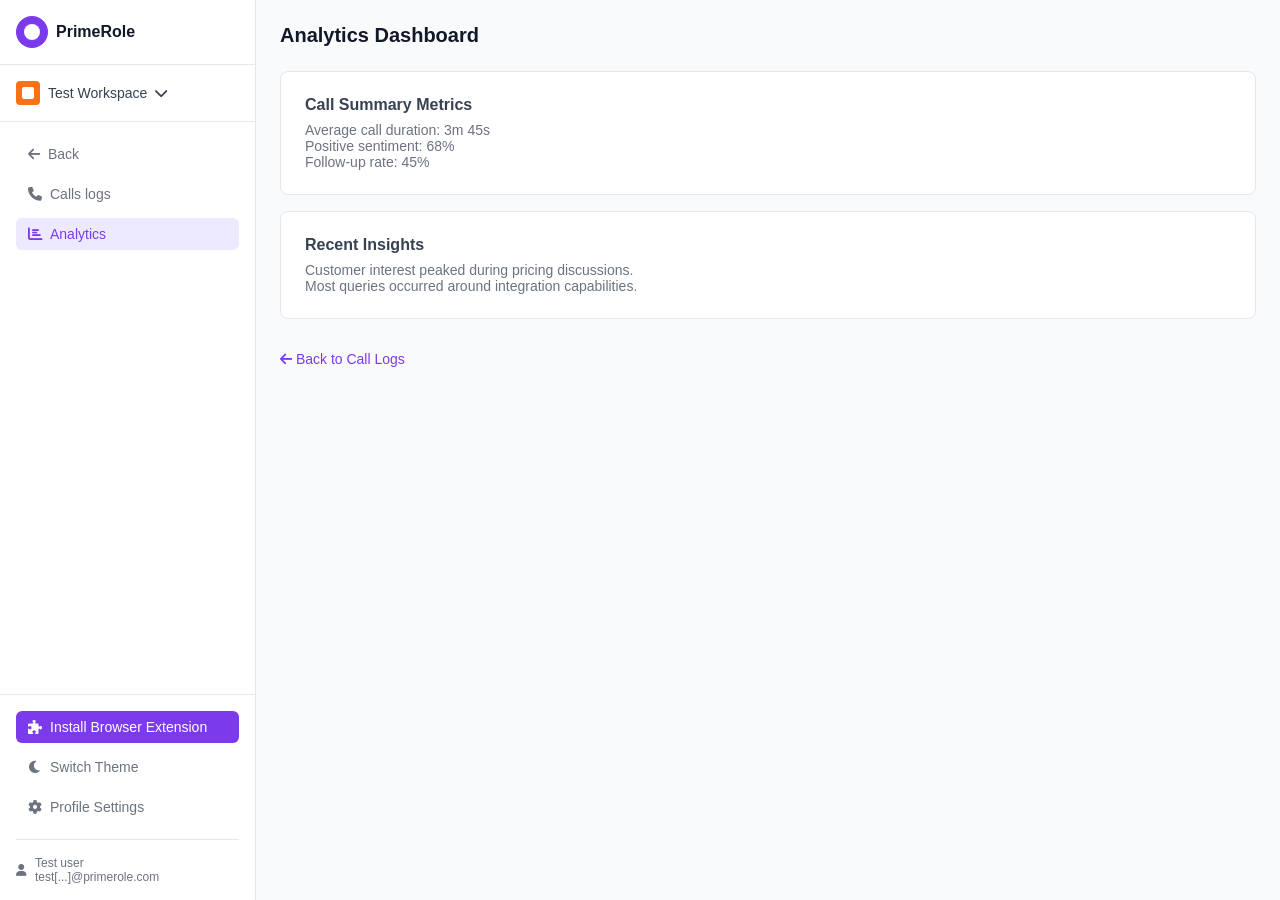
<file: callanalysis-master/templates/analytics.html>
<!DOCTYPE html>
<html lang="en">
<head>
    <meta charset="UTF-8">
    <meta name="viewport" content="width=device-width, initial-scale=1.0">
    <title>Analytics - PrimeRole</title>
    <link href="https://cdnjs.cloudflare.com/ajax/libs/font-awesome/6.0.0/css/all.min.css" rel="stylesheet">
    <style>
        * {
            margin: 0;
            padding: 0;
            box-sizing: border-box;
        }

        body {
            font-family: -apple-system, BlinkMacSystemFont, "Segoe UI", Roboto, sans-serif;
            background-color: #f9fafb;
            color: #374151;
        }

        .app-container {
            display: flex;
            height: 100vh;
        }

        .sidebar {
            width: 256px;
            background: white;
            border-right: 1px solid #e5e7eb;
            display: flex;
            flex-direction: column;
        }

        .sidebar-header {
            padding: 16px;
            border-bottom: 1px solid #e5e7eb;
        }

        .logo {
            display: flex;
            align-items: center;
            gap: 8px;
        }

        .logo-icon {
            width: 32px;
            height: 32px;
            background: #7c3aed;
            border-radius: 50%;
            position: relative;
        }

        .logo-icon::after {
            content: "";
            position: absolute;
            top: 50%;
            left: 50%;
            transform: translate(-50%, -50%);
            width: 16px;
            height: 16px;
            background: white;
            border-radius: 50%;
        }

        .logo-text {
            font-weight: 600;
            color: #111827;
            font-size: 16px;
        }

        .workspace-selector {
            padding: 16px;
            border-bottom: 1px solid #e5e7eb;
        }

        .workspace-item {
            display: flex;
            align-items: center;
            gap: 8px;
            font-size: 14px;
            color: #374151;
        }

        .workspace-icon {
            width: 24px;
            height: 24px;
            background: #f97316;
            border-radius: 4px;
            position: relative;
        }

        .workspace-icon::after {
            content: "";
            position: absolute;
            top: 50%;
            left: 50%;
            transform: translate(-50%, -50%);
            width: 12px;
            height: 12px;
            background: white;
            border-radius: 2px;
        }

        .navigation {
            flex: 1;
            padding: 16px;
        }

        .nav-button {
            width: 100%;
            padding: 8px 12px;
            border: none;
            background: none;
            text-align: left;
            border-radius: 6px;
            cursor: pointer;
            display: flex;
            align-items: center;
            gap: 8px;
            font-size: 14px;
            color: #6b7280;
            margin-bottom: 8px;
            transition: all 0.2s;
        }

        .nav-button:hover {
            background: #f3f4f6;
        }

        .nav-button.active {
            background: #ede9fe;
            color: #7c3aed;
        }

        .sidebar-footer {
            padding: 16px;
            border-top: 1px solid #e5e7eb;
        }

        .action-button {
            width: 100%;
            padding: 8px 12px;
            border: none;
            background: none;
            text-align: left;
            border-radius: 6px;
            cursor: pointer;
            display: flex;
            align-items: center;
            gap: 8px;
            font-size: 14px;
            color: #6b7280;
            margin-bottom: 8px;
            transition: all 0.2s;
        }

        .action-button.primary {
            background: #7c3aed;
            color: white;
        }

        .user-info {
            display: flex;
            align-items: center;
            gap: 8px;
            margin-top: 16px;
            padding-top: 16px;
            border-top: 1px solid #e5e7eb;
            font-size: 12px;
            color: #6b7280;
        }

        .main-content {
            flex: 1;
            padding: 24px;
            display: flex;
            flex-direction: column;
        }

        .main-header {
            display: flex;
            justify-content: space-between;
            align-items: center;
            margin-bottom: 24px;
        }

        .main-header h1 {
            font-size: 20px;
            font-weight: 600;
            color: #111827;
        }

        .analytics-box {
            background: white;
            border: 1px solid #e5e7eb;
            border-radius: 8px;
            padding: 24px;
            margin-bottom: 16px;
        }

        .analytics-box h3 {
            font-size: 16px;
            font-weight: 600;
            margin-bottom: 8px;
        }

        .analytics-box p {
            font-size: 14px;
            color: #6b7280;
        }

        .back-link {
            color: #7c3aed;
            text-decoration: none;
            font-size: 14px;
            margin-top: 16px;
            display: inline-block;
        }

        .back-link:hover {
            text-decoration: underline;
        }

        /* Dark theme styles */
        body.dark-theme {
            background-color: #111827;
            color: #e5e7eb;
        }

        body.dark-theme .sidebar,
        body.dark-theme .analytics-box {
            background-color: #1f2937;
            border-color: #374151;
        }

        body.dark-theme .logo-text,
        body.dark-theme .main-header h1,
        body.dark-theme .analytics-box h3 {
            color: #f9fafb;
        }

        body.dark-theme .nav-button,
        body.dark-theme .action-button,
        body.dark-theme .workspace-item,
        body.dark-theme .user-info,
        body.dark-theme .analytics-box p {
            color: #9ca3af;
        }

        body.dark-theme .nav-button:hover,
        body.dark-theme .action-button:hover {
            background-color: #374151;
        }

        body.dark-theme .nav-button.active {
            background-color: #4c1d95;
            color: #a78bfa;
        }

        body.dark-theme .back-link {
            color: #a78bfa;
        }
    </style>
</head>
<body>
    <div class="app-container">
        <div class="sidebar">
            <div class="sidebar-header">
                <div class="logo">
                    <div class="logo-icon"></div>
                    <span class="logo-text">PrimeRole</span>
                </div>
            </div>

            <div class="workspace-selector">
                <div class="workspace-item">
                    <div class="workspace-icon"></div>
                    <span class="workspace-text">Test Workspace</span>
                    <i class="fas fa-chevron-down"></i>
                </div>
            </div>

            <div class="navigation">
                <button class="nav-button" onclick="location.href='/'">
                    <i class="fas fa-arrow-left"></i>
                    Back
                </button>

                <button class="nav-button" onclick="location.href='/'">
                    <i class="fas fa-phone"></i>
                    Calls logs
                </button>

                <button class="nav-button active">
                    <i class="fas fa-chart-bar"></i>
                    Analytics
                </button>
            </div>

            <div class="sidebar-footer">
                <button class="action-button primary">
                    <i class="fas fa-puzzle-piece"></i>
                    Install Browser Extension
                </button>
                <button class="action-button" id="themeToggleBtn">
                    <i class="fas fa-moon"></i>
                    Switch Theme
                </button>
                <button class="action-button">
                    <i class="fas fa-cog"></i>
                    Profile Settings
                </button>

                <div class="user-info">
                    <i class="fas fa-user"></i>
                    <div>
                        <div>Test user</div>
                        <div>test[...]@primerole.com</div>
                    </div>
                </div>
            </div>
        </div>

        <div class="main-content">
            <div class="main-header">
                <h1>Analytics Dashboard</h1>
            </div>

            <div class="analytics-box">
                <h3>Call Summary Metrics</h3>
                <p>Average call duration: 3m 45s</p>
                <p>Positive sentiment: 68%</p>
                <p>Follow-up rate: 45%</p>
            </div>

            <div class="analytics-box">
                <h3>Recent Insights</h3>
                <p>Customer interest peaked during pricing discussions.</p>
                <p>Most queries occurred around integration capabilities.</p>
            </div>

            <a href="/" class="back-link"><i class="fas fa-arrow-left"></i> Back to Call Logs</a>
        </div>
    </div>

    <script>
        // Theme toggle functionality
        document.addEventListener('DOMContentLoaded', () => {
            const themeToggleBtn = document.getElementById('themeToggleBtn');
            if (themeToggleBtn) {
                themeToggleBtn.addEventListener('click', () => {
                    document.body.classList.toggle('dark-theme');
                    
                    // Update icon
                    const icon = themeToggleBtn.querySelector('i');
                    if (document.body.classList.contains('dark-theme')) {
                        icon.classList.remove('fa-moon');
                        icon.classList.add('fa-sun');
                        themeToggleBtn.innerHTML = '<i class="fas fa-sun"></i> Switch Theme';
                        localStorage.setItem('theme', 'dark');
                    } else {
                        icon.classList.remove('fa-sun');
                        icon.classList.add('fa-moon');
                        themeToggleBtn.innerHTML = '<i class="fas fa-moon"></i> Switch Theme';
                        localStorage.setItem('theme', 'light');
                    }
                });

                // Check for saved theme preference
                const savedTheme = localStorage.getItem('theme');
                if (savedTheme === 'dark') {
                    document.body.classList.add('dark-theme');
                    const icon = themeToggleBtn.querySelector('i');
                    icon.classList.remove('fa-moon');
                    icon.classList.add('fa-sun');
                    themeToggleBtn.innerHTML = '<i class="fas fa-sun"></i> Switch Theme';
                }
            }
        });
    </script>
</body>
</html>
</file>
